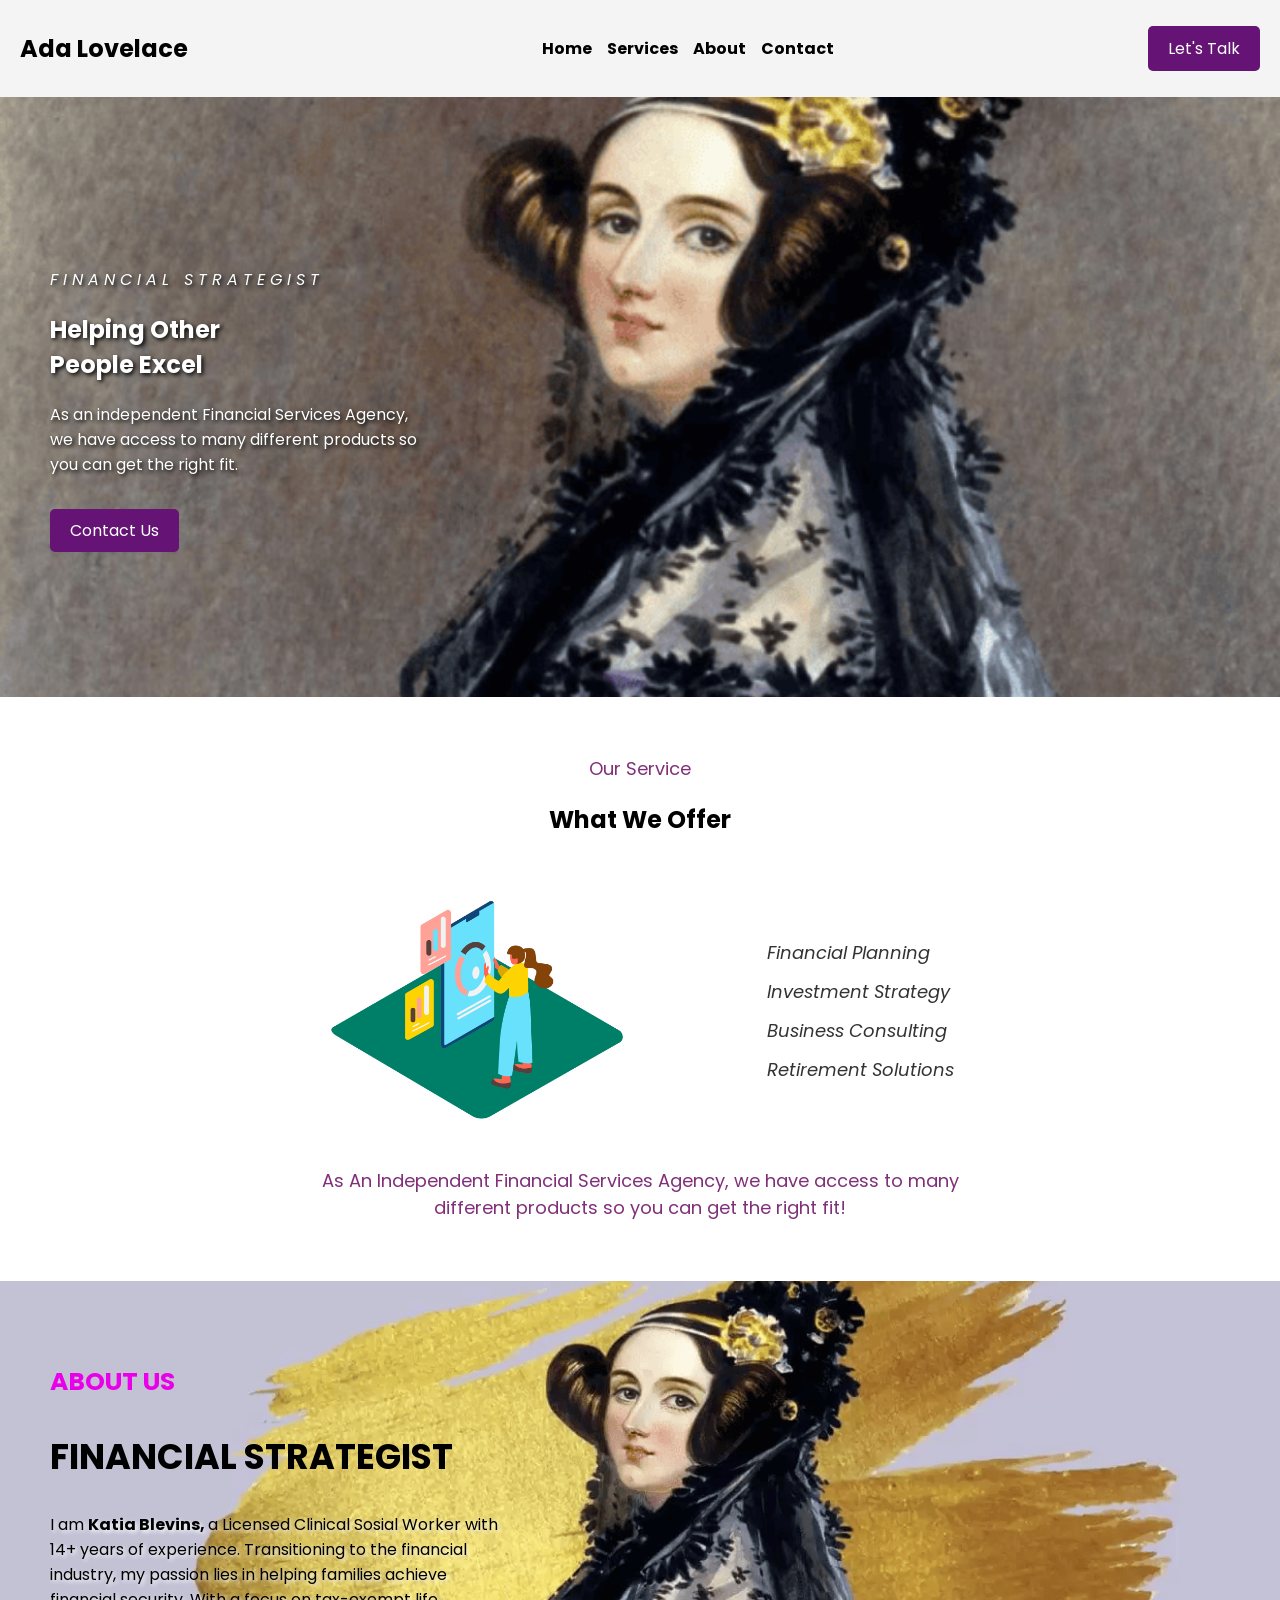
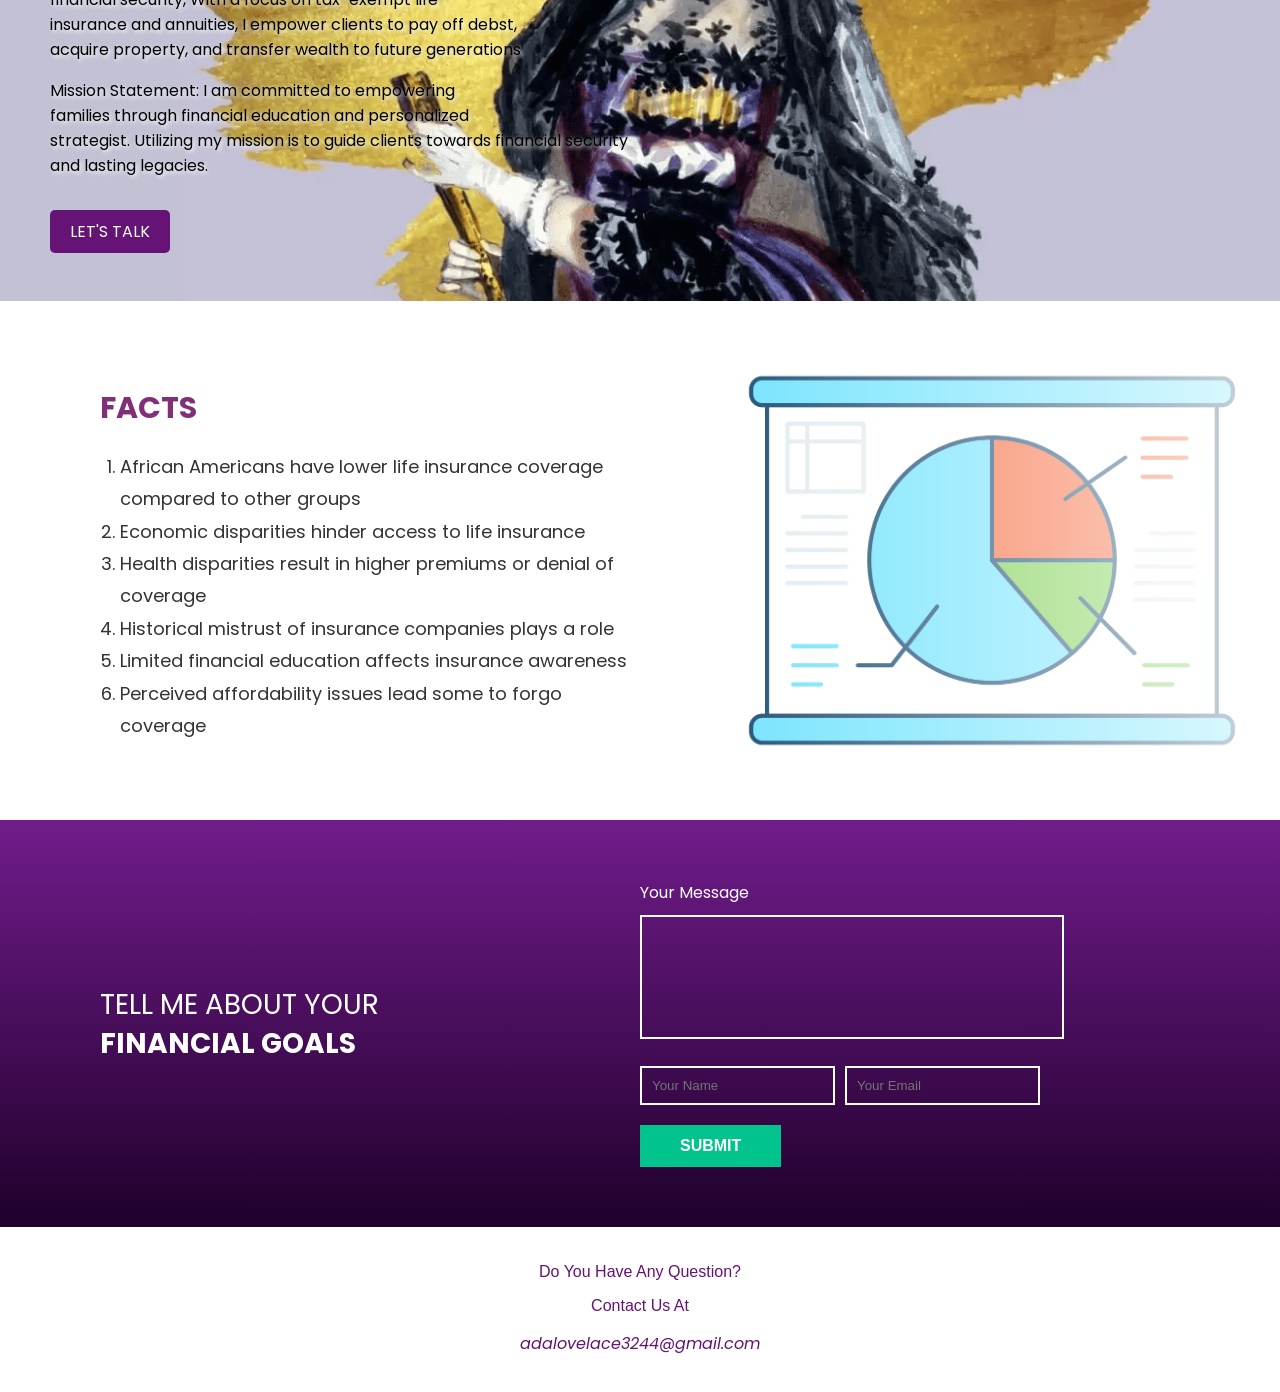
<file: index.html>
<!DOCTYPE html>
<html lang="en">
<head>
    <meta charset="UTF-8">
    <meta name="viewport" content="width=device-width, initial-scale=1.0">
    <title>Financial Strategist</title>
    <link rel="stylesheet" href="css/style.css">
</head>
<body>
    <!-- Land1 -->
    <header>
        <div class="logo">Ada Lovelace</div>
        <nav>
            <ul>
                <li><b>Home</b></li>
                <li><b>Services</b></li>
                <li><b>About</b></li>
                <li><b>Contact</b></li>
            </ul>
        </nav>
        <a href="#" class="tombol">Let's Talk</a>
    </header>

    <section class="konten">
        <div class="konten1">
            <p style="font-style: italic; text-shadow: 2px 2px 4px black;">F I N A N C I A L &nbsp; S T R A T E G I S T</p>
            <h1 style="text-shadow: 2px 2px 4px black;">Helping Other <br> People Excel</h1>
            <p style="text-shadow: 2px 2px 4px black;">As an independent Financial Services Agency,<br> we have access to many different products so <br>you can get the right fit.</p> <br>
            <a href="#" class="tombol">Contact Us</a>
        </div>
    </section>

    <!-- Land2 -->
    <section id="layanan" class="layanan">
        <p>Our Service</p>
        <h2>What We Offer</h2>

        <div class="layanan1">
            <img src="images/smartphone-data-82.png" alt="smartphone">
            <ul>
                <li>Financial Planning</li>
                <li>Investment Strategy</li>
                <li>Business Consulting</li>
                <li>Retirement Solutions</li>
            </ul>
        </div>

        <p style="display: inline;">As An Independent Financial Services Agency, we have access to many <br>different products so you can get the right fit!</p>
    </section>

    <!-- Land3 -->
    <section class="isi">
        <div class="isi1">
            <h3 style="color: #e900e9; font-size: 25px;">ABOUT US</h3>
            <h1 style="font-size: 35px;">FINANCIAL STRATEGIST</h1>
            <p style="color: black; text-shadow: 2px 2px 4px white;">I am <strong>Katia Blevins, </strong>a Licensed Clinical Sosial Worker with <br>
                14+ years of experience. Transitioning to the financial <br>
                industry, my passion lies in helping families achieve <br>
                financial security, With a focus on tax-exempt life <br>
                insurance and annuities, I empower clients to pay off debst, <br>
                acquire property, and transfer wealth to future generations</p>
            
            <p style="color: black; text-shadow: 2px 2px 4px white;">Mission Statement: I am committed to empowering <br>
                families through financial education and personalized <br>
                strategist. Utilizing my mission is to guide clients towards financial security <br>
                and lasting legacies.</p><br>

            <a href="#" class="tombol">LET'S TALK</a>
        </div>
    </section>

    <!-- Land4 -->
    <section class="list">
        <div class="list-content">
            <h2>FACTS</h2>
            <ol>
                <li>African Americans have lower life insurance coverage compared to other groups</li>
                <li>Economic disparities hinder access to life insurance</li>
                <li>Health disparities result in higher premiums or denial of coverage</li>
                <li>Historical mistrust of insurance companies plays a role</li>
                <li>Limited financial education affects insurance awareness</li>
                <li>Perceived affordability issues lead some to forgo coverage</li>
            </ol>
        </div>
    </section>

    <!-- Land5 -->
    <section class="test">
        <div class="test1">
            <h2>TELL ME ABOUT YOUR<br><span>FINANCIAL GOALS</span></h2>
        </div>
        <div class="test2">
            <form>
                <label>Your Message</label>
                <textarea placeholder=""></textarea>

                <div class="masukkan">
                    <input type="text" placeholder="Your Name">
                    <input type="email" placeholder="Your Email">
                </div>

                <button type="submit">SUBMIT</button>
            </form>
        </div>
    </section>

    <!--Footer-->

    <footer class= foter>
        <p style="color: #651375; font-family: 'Franklin Gothic Medium', 'Arial Narrow', Arial, sans-serif;">Do You Have Any Question?</p>
        <p style="color: #651375; font-family: 'Franklin Gothic Medium', 'Arial Narrow', Arial, sans-serif;">Contact Us At</p>
        <p style="color: #651375; font-style: italic;">adalovelace3244@gmail.com</p>
    </footer>
</body>
</html>
</file>
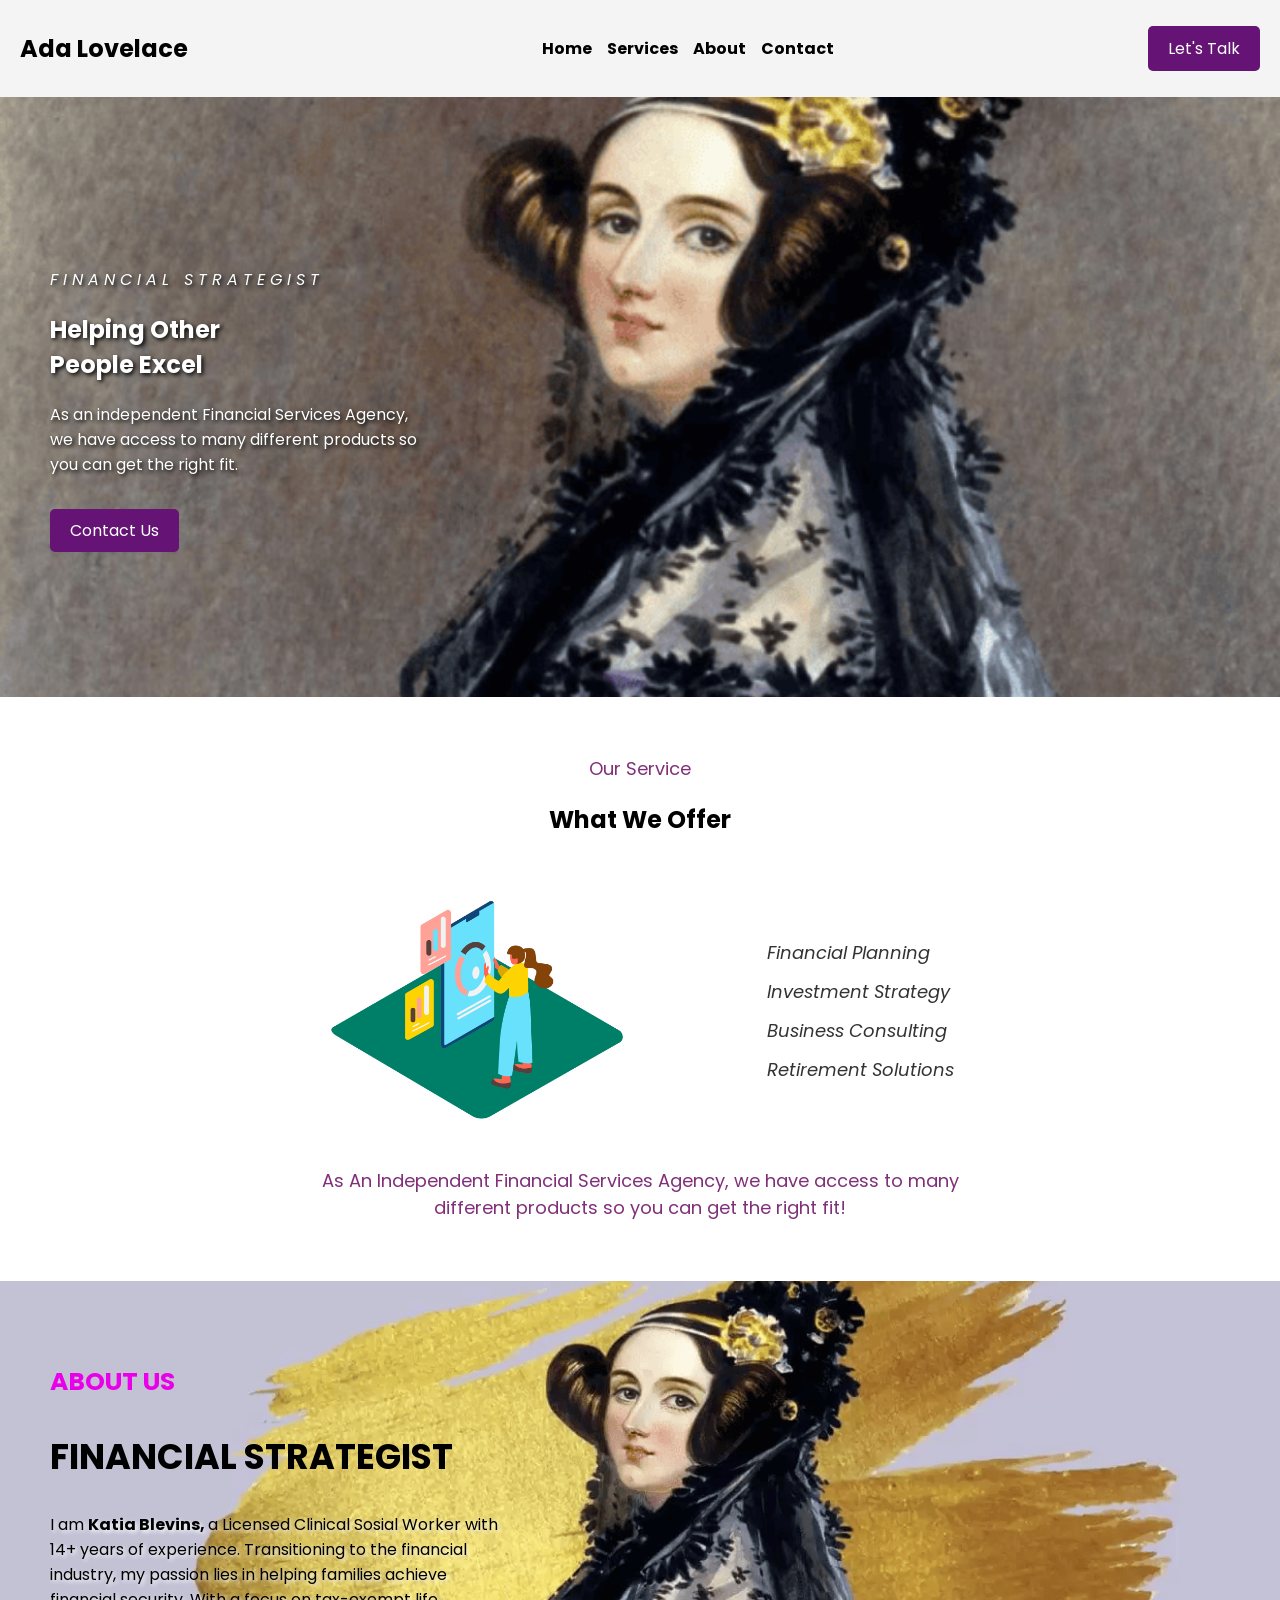
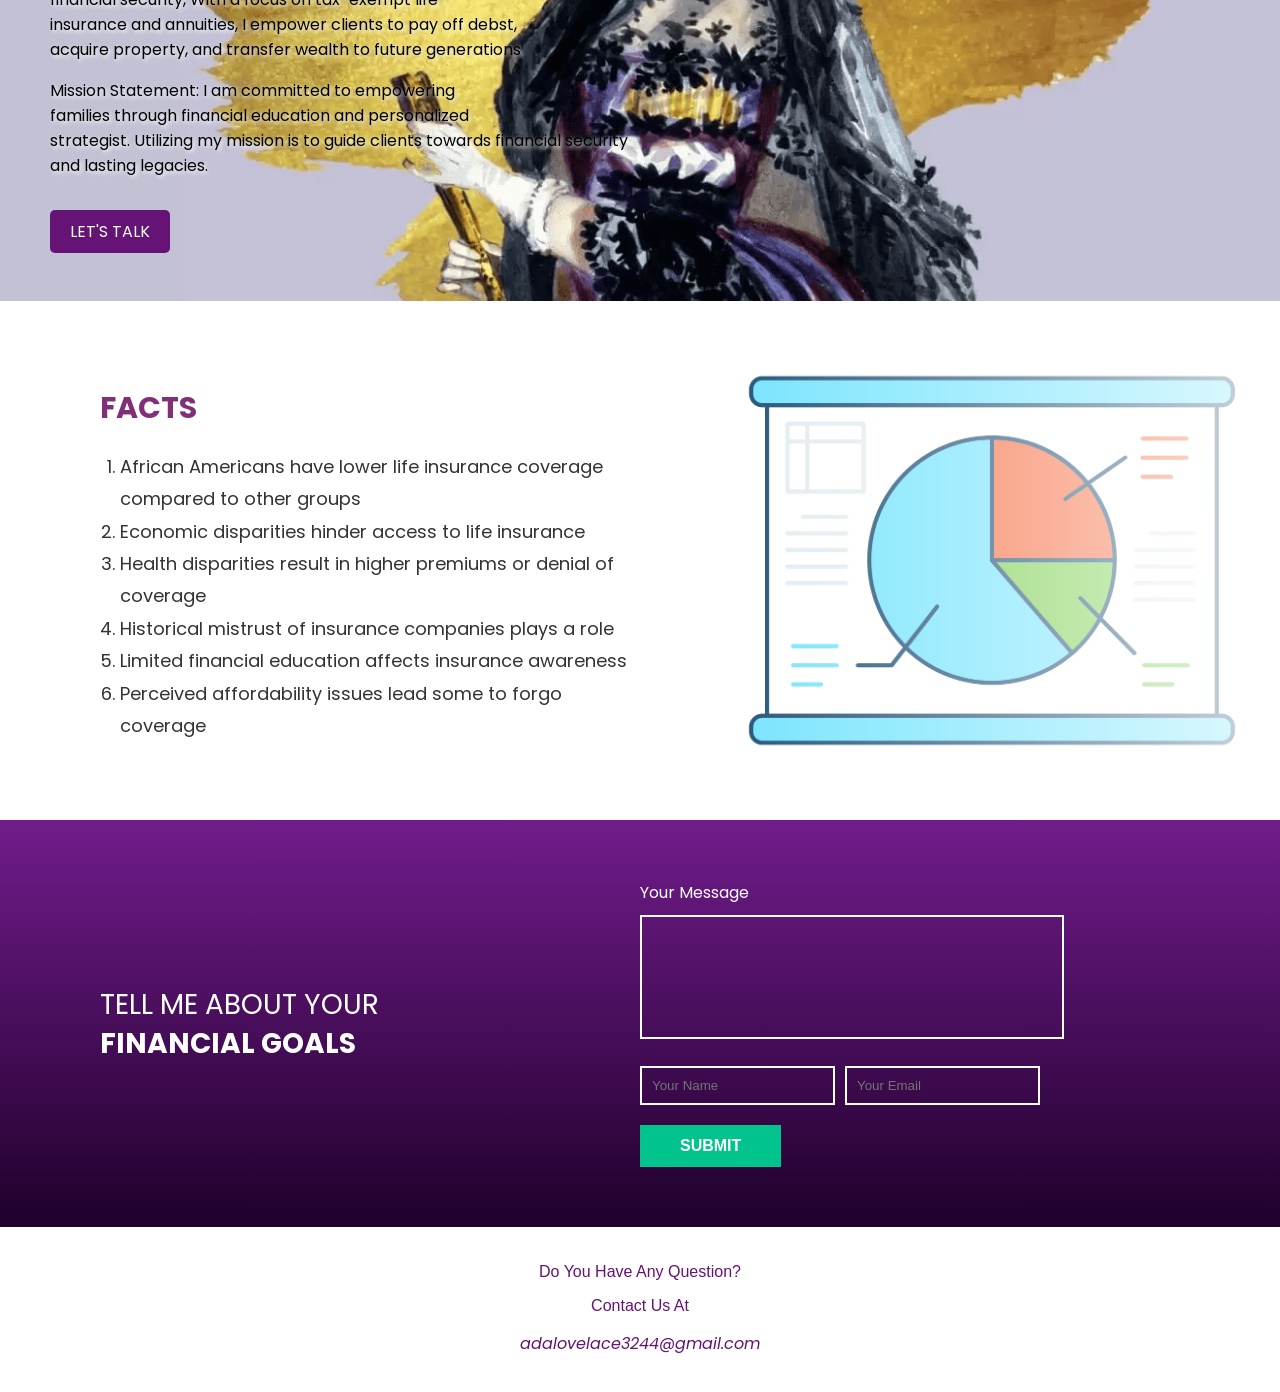
<file: revlandingpage.html>
<!DOCTYPE html>
<html lang="en">
<head>
    <meta charset="UTF-8">
    <meta name="viewport" content="width=device-width, initial-scale=1.0">
    <title>Financial Strategist</title>
    <style>
        @import url('https://fonts.googleapis.com/css2?family=Poppins:ital,wght@0,100;0,200;0,300;0,400;0,500;0,600;0,700;0,800;0,900;1,100;1,200;1,300;1,400;1,500;1,600;1,700;1,800;1,900&display=swap');

        body {
            font-family: 'Poppins', sans-serif;
            margin: 0;
            padding: 0;
            box-sizing: border-box;
        }

        header {
            display: flex;
            justify-content: space-between;
            align-items: center;
            padding: 20px;
            background-color: #f4f4f4;
        }

        .logo {
            font-size: 24px;
            font-weight: bold;
        }

        nav ul {
            list-style: none;
            display: flex;
            gap: 15px;
        }

        nav ul li {
            cursor: pointer;
        }

        .tombol {
            padding: 10px 20px;
            background-color: #651375;
            color: white;
            text-decoration: none;
            border-radius: 5px;
        }

        .konten {
            height: 500px;
            display: flex;
            justify-content: space-between;
            align-items: center;
            padding: 50px;
            background-image: url(images/adalovelace.png);
            background-size: cover;
            background-position: center;
            background-repeat: no-repeat;
        }

        .konten1 {
            max-width: 50%;
            color: white;
        }

        .konten h1 {
            margin-bottom: 20px;
        }

        .layanan {
            padding: 40px 0 60px 0;
            text-align: center;
            background-color: #fff;
        }

        .layanan p {
            font-size: 18px;
            color: #812f79;
        }

        .layanan1 {
            display: flex;
            justify-content: center;
            align-items: center;
            gap: 100px;
            margin-top: 30px;
        }

        .layanan1 img {
            width: 300px;
            border-radius: 0px;
        }

        .layanan1 ul {
            list-style: none;
            text-align: left;
            font-size: 18px;
            color: #333;
            font-style: oblique;
        }

        .layanan1 li {
            margin-bottom: 10px;
            line-height: 1.6;
        }

        .isi {
            height: 500px;
            display: flex;
            justify-content: space-between;
            align-items: center;
            padding: 60px 50px;
            background-image: url(images/ada.png);
            background-size: cover;
            background-position: center;
            background-repeat: no-repeat;
        }

        .isi1 {
            text-align: left;
        }

        .fakta1 img {
            align-items: end;
            width: 300px;
            border-radius: 0px;
        }

        /* LAND4 - Facts */
        .list {
            position: relative;
            background-image: url('images/chart-5-74.png');
            background-repeat: no-repeat;
            background-position: right center;
            background-size: 45%;
            padding: 60px 100px;
            background-color: #fff;
        }

        .list::before {
            content: "";
            position: absolute;
            top: 0;
            right: 0;
            width: 50%;
            height: 100%;
            background: linear-gradient(to left, rgba(255,255,255,0.8), transparent);
            z-index: 0;
        }

        .list-content {
            position: relative;
            z-index: 1;
            max-width: 50%;
        }

        .list-content h2 {
            font-size: 30px;
            color: #812f79;
            margin-bottom: 20px;
        }

        .list-content ol {
            list-style: decimal;
            color: #333;
            font-size: 18px;
            line-height: 1.8;
            padding-left: 20px;
        }

        .test {
            display: flex;
            justify-content: space-between;
            align-items: center;
            padding: 60px 100px;
            background: linear-gradient(to bottom, #711c8b, #1f002b);
            color: white;
        }

        .test1 {
            flex: 1;
        }

        .test1 h2 {
            font-size: 28px;
            line-height: 1.4;
            font-weight: 400;
        }

        .test1 span {
            font-weight: 700;
        }

        .test2 {
            flex: 1;
            display: flex;
            flex-direction: column;
        }

        form {
            width: 100%;
            max-width: 400px;
        }

        label {
            font-size: 16px;
        }

        textarea {
            width: 100%;
            height: 100px;
            border: 2px solid white;
            background: transparent;
            color: white;
            padding: 10px;
            margin: 10px 0 20px;
            resize: none;
        }

        .masukkan {
            display: flex;
            gap: 10px;
        }

        .masukkan input {
            flex: 1;
            padding: 10px;
            border: 2px solid white;
            background: transparent;
            color: white;
        }

        button {
            margin-top: 20px;
            padding: 12px 40px;
            background-color: #00c48c;
            border: none;
            color: white;
            font-weight: bold;
            font-size: 16px;
            cursor: pointer;
        }

        button:hover {
            background-color: #00e9a3;
        }

        .foter {
            text-align: center;
            padding: 20px;
            background-color: #ffffff;
            color: rgb(0, 0, 0);
        }
    </style>
</head>
<body>
    <!-- Land1 -->
    <header>
        <div class="logo">Ada Lovelace</div>
        <nav>
            <ul>
                <li><b>Home</b></li>
                <li><b>Services</b></li>
                <li><b>About</b></li>
                <li><b>Contact</b></li>
            </ul>
        </nav>
        <a href="#" class="tombol">Let's Talk</a>
    </header>

    <section class="konten">
        <div class="konten1">
            <p style="font-style: italic; text-shadow: 2px 2px 4px black;">F I N A N C I A L &nbsp; S T R A T E G I S T</p>
            <h1 style="text-shadow: 2px 2px 4px black;">Helping Other <br> People Excel</h1>
            <p style="text-shadow: 2px 2px 4px black;">As an independent Financial Services Agency,<br> we have access to many different products so <br>you can get the right fit.</p> <br>
            <a href="#" class="tombol">Contact Us</a>
        </div>
    </section>

    <!-- Land2 -->
    <section id="layanan" class="layanan">
        <p>Our Service</p>
        <h2>What We Offer</h2>

        <div class="layanan1">
            <img src="images/smartphone-data-82.png" alt="smartphone">
            <ul>
                <li>Financial Planning</li>
                <li>Investment Strategy</li>
                <li>Business Consulting</li>
                <li>Retirement Solutions</li>
            </ul>
        </div>

        <p style="display: inline;">As An Independent Financial Services Agency, we have access to many <br>different products so you can get the right fit!</p>
    </section>

    <!-- Land3 -->
    <section class="isi">
        <div class="isi1">
            <h3 style="color: #e900e9; font-size: 25px;">ABOUT US</h3>
            <h1 style="font-size: 35px;">FINANCIAL STRATEGIST</h1>
            <p style="color: black; text-shadow: 2px 2px 4px white;">I am <strong>Katia Blevins, </strong>a Licensed Clinical Sosial Worker with <br>
                14+ years of experience. Transitioning to the financial <br>
                industry, my passion lies in helping families achieve <br>
                financial security, With a focus on tax-exempt life <br>
                insurance and annuities, I empower clients to pay off debst, <br>
                acquire property, and transfer wealth to future generations</p>
            
            <p style="color: black; text-shadow: 2px 2px 4px white;">Mission Statement: I am committed to empowering <br>
                families through financial education and personalized <br>
                strategist. Utilizing my mission is to guide clients towards financial security <br>
                and lasting legacies.</p><br>

            <a href="#" class="tombol">LET'S TALK</a>
        </div>
    </section>

    <!-- Land4 -->
    <section class="list">
        <div class="list-content">
            <h2>FACTS</h2>
            <ol>
                <li>African Americans have lower life insurance coverage compared to other groups</li>
                <li>Economic disparities hinder access to life insurance</li>
                <li>Health disparities result in higher premiums or denial of coverage</li>
                <li>Historical mistrust of insurance companies plays a role</li>
                <li>Limited financial education affects insurance awareness</li>
                <li>Perceived affordability issues lead some to forgo coverage</li>
            </ol>
        </div>
    </section>

    <!-- Land5 -->
    <section class="test">
        <div class="test1">
            <h2>TELL ME ABOUT YOUR<br><span>FINANCIAL GOALS</span></h2>
        </div>
        <div class="test2">
            <form>
                <label>Your Message</label>
                <textarea placeholder=""></textarea>

                <div class="masukkan">
                    <input type="text" placeholder="Your Name">
                    <input type="email" placeholder="Your Email">
                </div>

                <button type="submit">SUBMIT</button>
            </form>
        </div>
    </section>

    <!--Footer-->

    <footer class= foter>
        <p style="color: #651375; font-family: 'Franklin Gothic Medium', 'Arial Narrow', Arial, sans-serif;">Do You Have Any Question?</p>
        <p style="color: #651375; font-family: 'Franklin Gothic Medium', 'Arial Narrow', Arial, sans-serif;">Contact Us At</p>
        <p style="color: #651375; font-style: italic;">adalovelace3244@gmail.com</p>
    </footer>
</body>
</html>
</file>
<file: css/style.css>
@import url('https://fonts.googleapis.com/css2?family=Poppins:ital,wght@0,100;0,200;0,300;0,400;0,500;0,600;0,700;0,800;0,900;1,100;1,200;1,300;1,400;1,500;1,600;1,700;1,800;1,900&display=swap');

        body {
            font-family: 'Poppins', sans-serif;
            margin: 0;
            padding: 0;
            box-sizing: border-box;
        }

        header {
            display: flex;
            justify-content: space-between;
            align-items: center;
            padding: 20px;
            background-color: #f4f4f4;
        }

        .logo {
            font-size: 24px;
            font-weight: bold;
        }

        nav ul {
            list-style: none;
            display: flex;
            gap: 15px;
        }

        nav ul li {
            cursor: pointer;
        }

        .tombol {
            padding: 10px 20px;
            background-color: #651375;
            color: white;
            text-decoration: none;
            border-radius: 5px;
        }

        .konten {
            height: 500px;
            display: flex;
            justify-content: space-between;
            align-items: center;
            padding: 50px;
            background-image: url(../images/adalovelace.png);
            background-size: cover;
            background-position: center;
            background-repeat: no-repeat;
        }

        .konten1 {
            max-width: 50%;
            color: white;
        }

        .konten h1 {
            margin-bottom: 20px;
        }

        .layanan {
            padding: 40px 0 60px 0;
            text-align: center;
            background-color: #fff;
        }

        .layanan p {
            font-size: 18px;
            color: #812f79;
        }

        .layanan1 {
            display: flex;
            justify-content: center;
            align-items: center;
            gap: 100px;
            margin-top: 30px;
        }

        .layanan1 img {
            width: 300px;
            border-radius: 0px;
        }

        .layanan1 ul {
            list-style: none;
            text-align: left;
            font-size: 18px;
            color: #333;
            font-style: oblique;
        }

        .layanan1 li {
            margin-bottom: 10px;
            line-height: 1.6;
        }

        .isi {
            height: 500px;
            display: flex;
            justify-content: space-between;
            align-items: center;
            padding: 60px 50px;
            background-image: url(../images/ada.png);
            background-size: cover;
            background-position: center;
            background-repeat: no-repeat;
        }

        .isi1 {
            text-align: left;
        }

        .fakta1 img {
            align-items: end;
            width: 300px;
            border-radius: 0px;
        }

        /* LAND4 - Facts */
        .list {
            position: relative;
            background-image: url('../images/chart-5-74.png');
            background-repeat: no-repeat;
            background-position: right center;
            background-size: 45%;
            padding: 60px 100px;
            background-color: #fff;
        }

        .list::before {
            content: "";
            position: absolute;
            top: 0;
            right: 0;
            width: 50%;
            height: 100%;
            background: linear-gradient(to left, rgba(255, 255, 255, 0.8), transparent);
            z-index: 0;
        }

        .list-content {
            position: relative;
            z-index: 1;
            max-width: 50%;
        }

        .list-content h2 {
            font-size: 30px;
            color: #812f79;
            margin-bottom: 20px;
        }

        .list-content ol {
            list-style: decimal;
            color: #333;
            font-size: 18px;
            line-height: 1.8;
            padding-left: 20px;
        }

        .test {
            display: flex;
            justify-content: space-between;
            align-items: center;
            padding: 60px 100px;
            background: linear-gradient(to bottom, #711c8b, #1f002b);
            color: white;
        }

        .test1 {
            flex: 1;
        }

        .test1 h2 {
            font-size: 28px;
            line-height: 1.4;
            font-weight: 400;
        }

        .test1 span {
            font-weight: 700;
        }

        .test2 {
            flex: 1;
            display: flex;
            flex-direction: column;
        }

        form {
            width: 100%;
            max-width: 400px;
        }

        label {
            font-size: 16px;
        }

        textarea {
            width: 100%;
            height: 100px;
            border: 2px solid white;
            background: transparent;
            color: white;
            padding: 10px;
            margin: 10px 0 20px;
            resize: none;
        }

        .masukkan {
            display: flex;
            gap: 10px;
        }

        .masukkan input {
            flex: 1;
            padding: 10px;
            border: 2px solid white;
            background: transparent;
            color: white;
        }

        button {
            margin-top: 20px;
            padding: 12px 40px;
            background-color: #00c48c;
            border: none;
            color: white;
            font-weight: bold;
            font-size: 16px;
            cursor: pointer;
        }

        button:hover {
            background-color: #00e9a3;
        }

        .foter {
            text-align: center;
            padding: 20px;
            background-color: #ffffff;
            color: rgb(0, 0, 0);
        }
</file>
